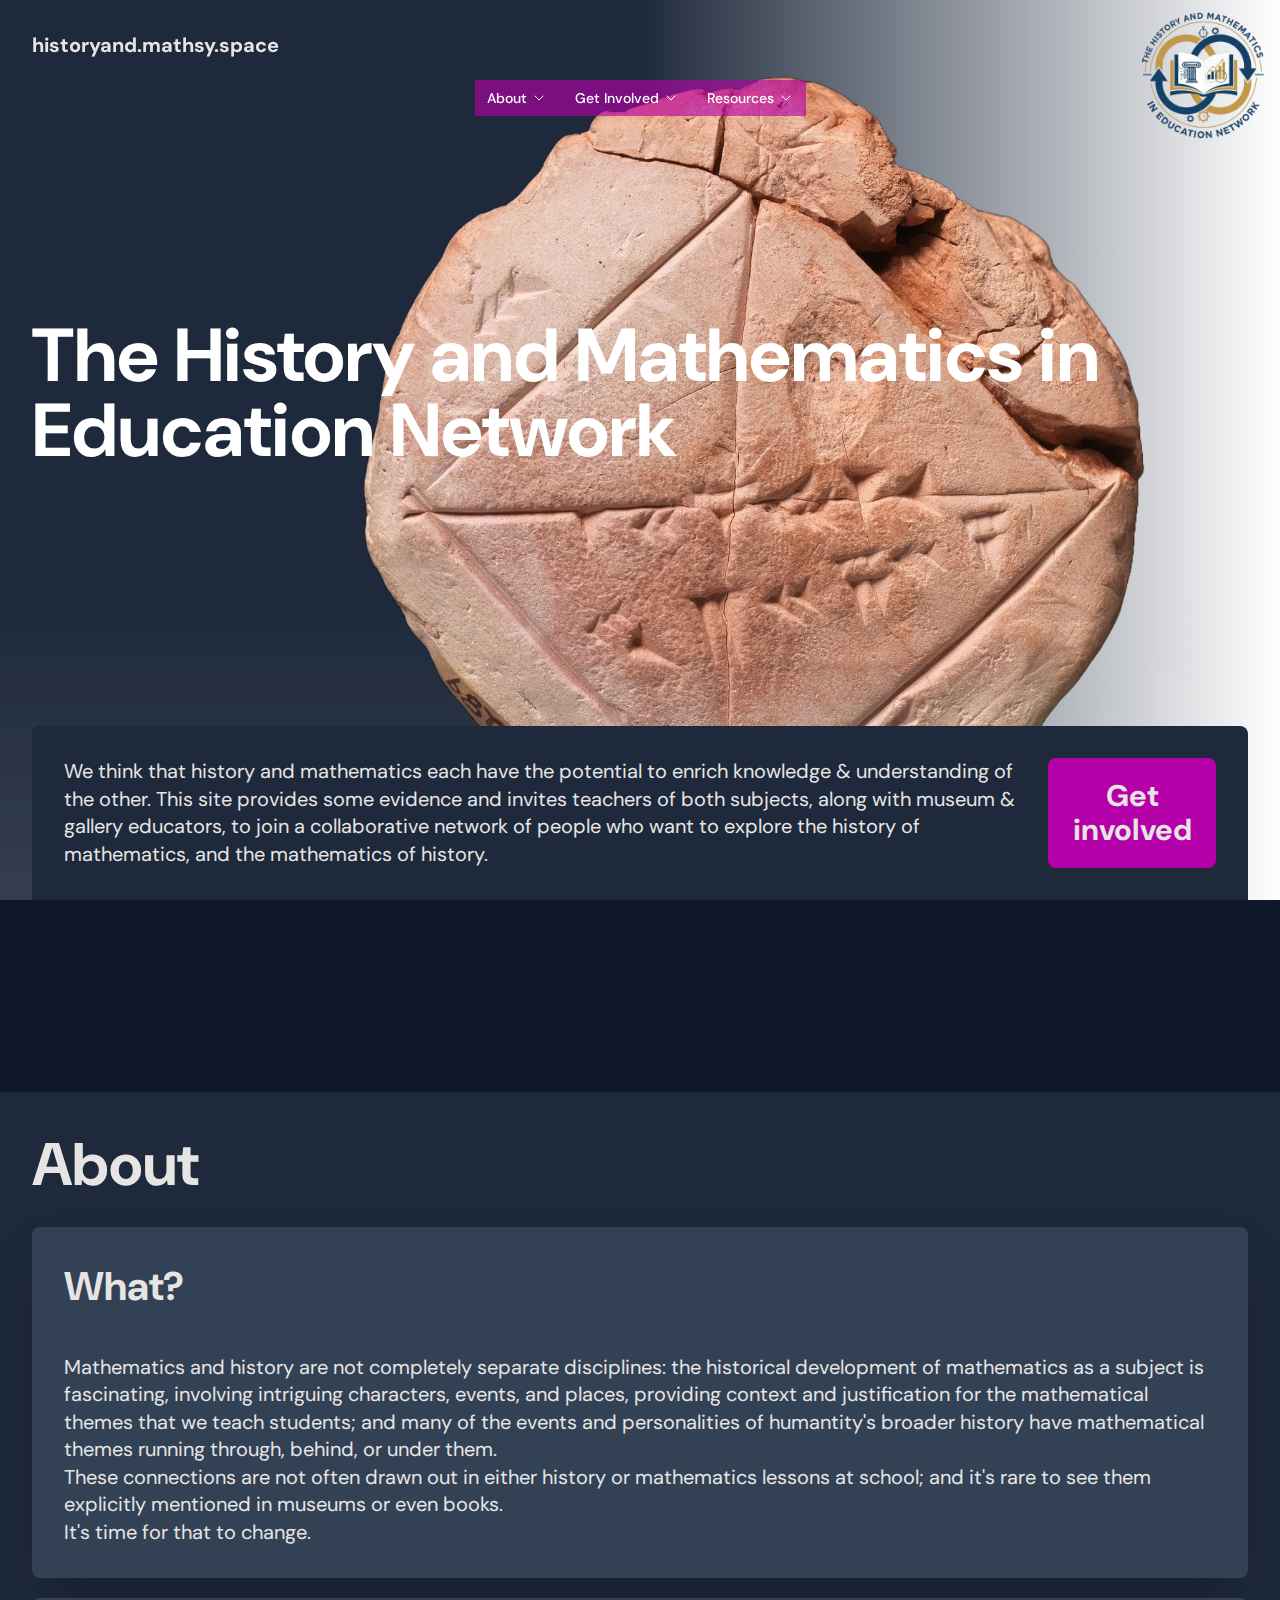
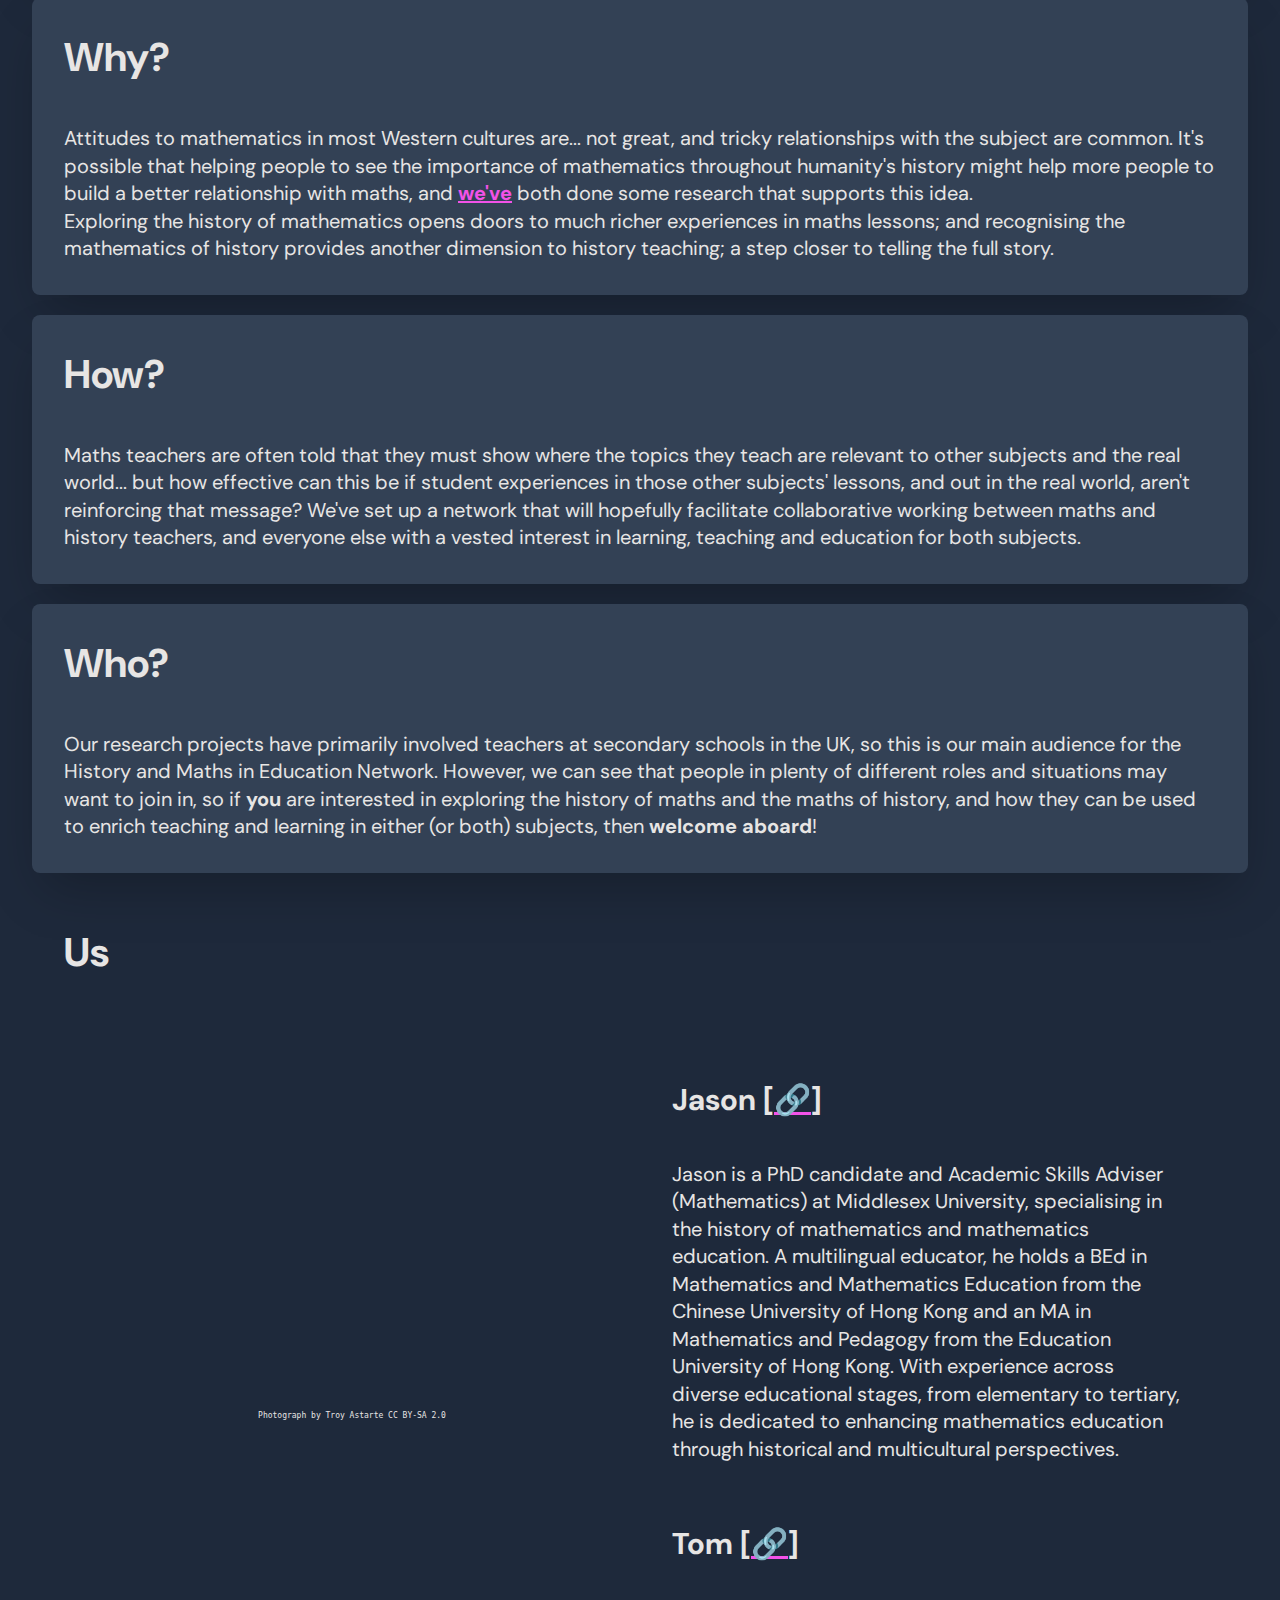
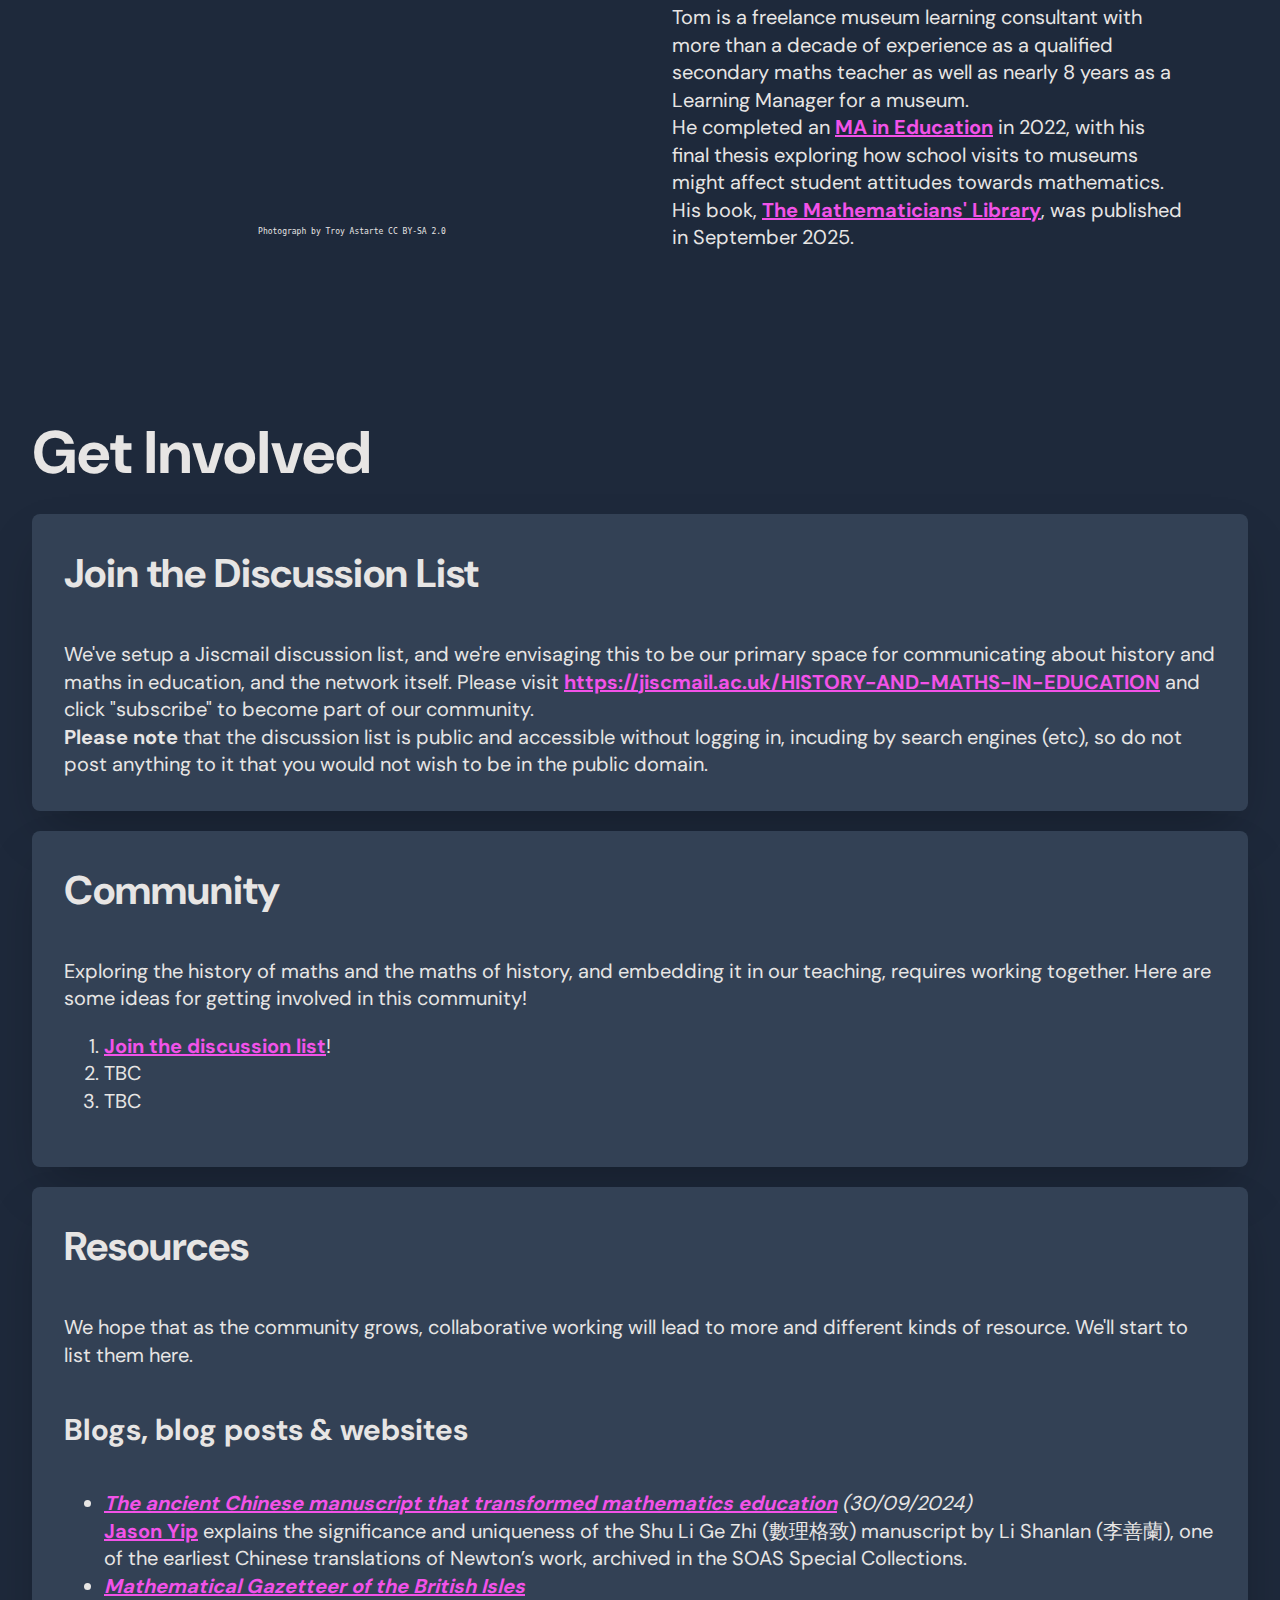
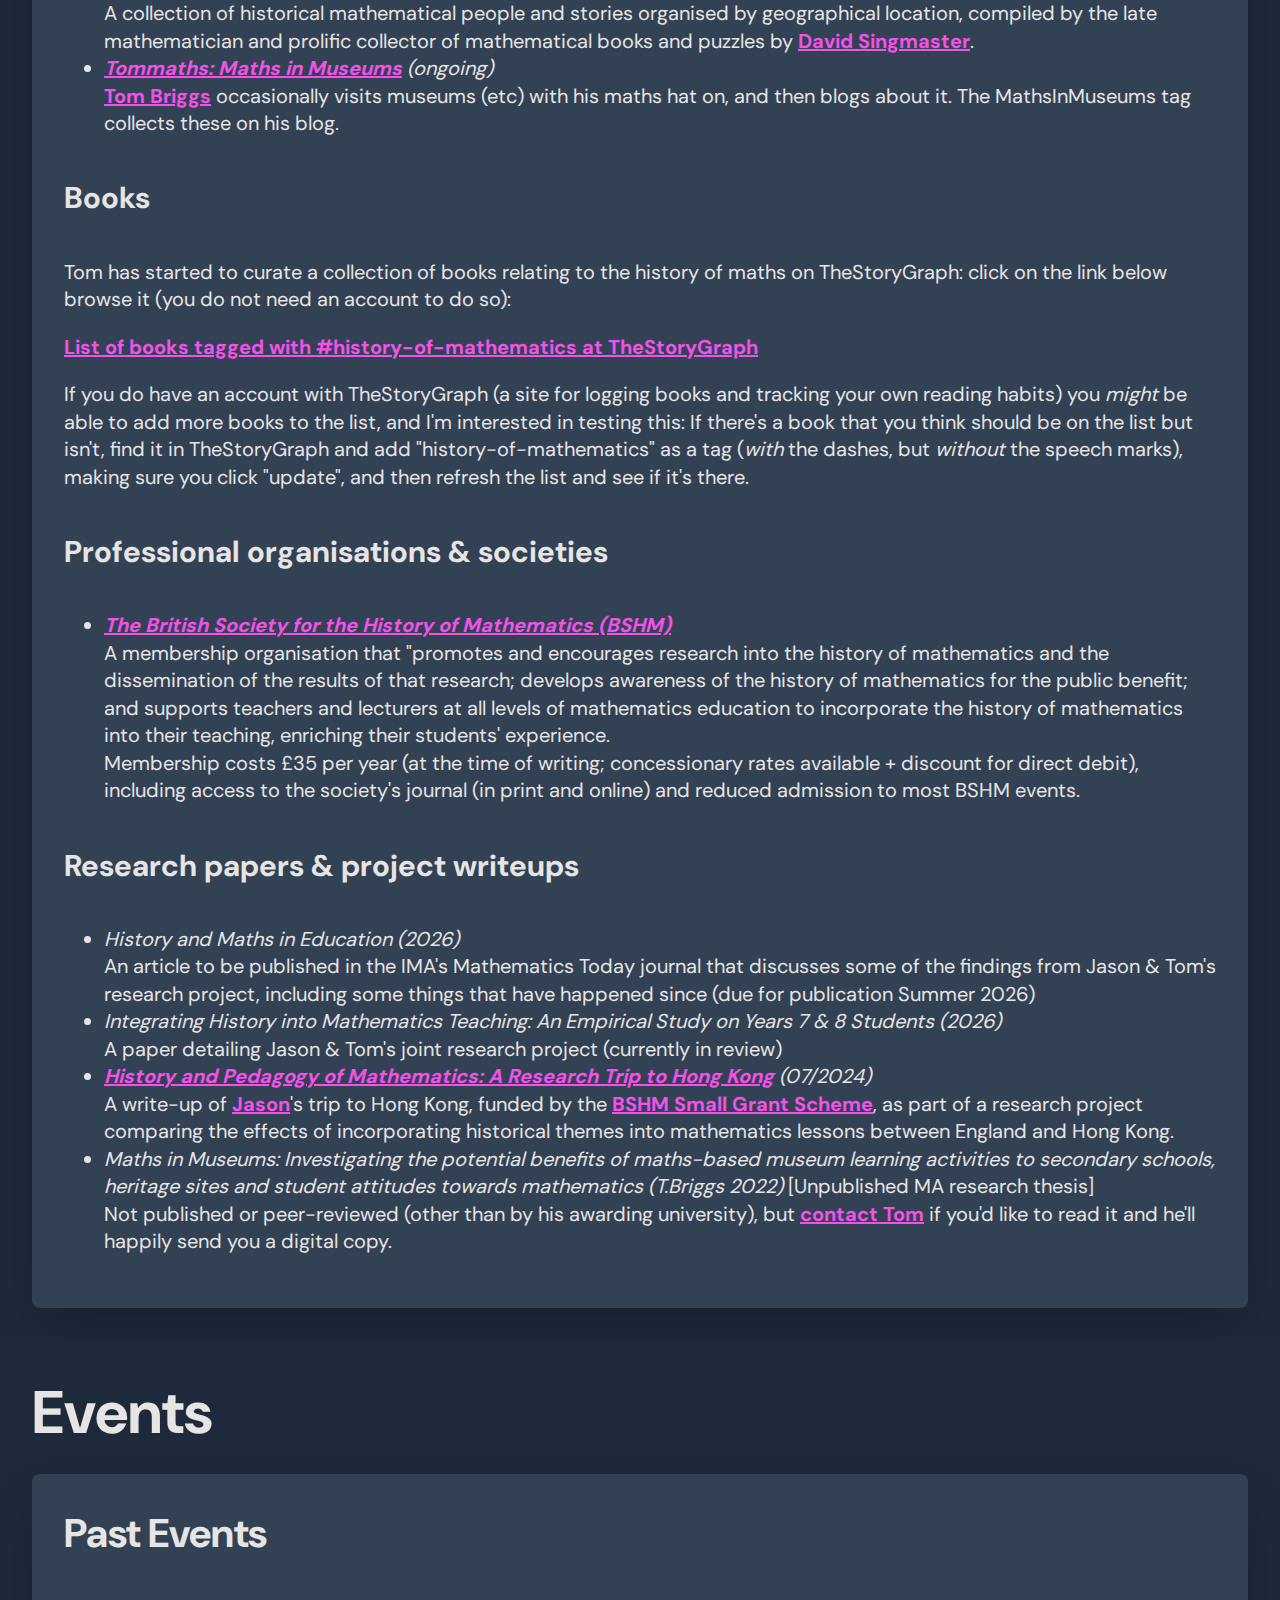
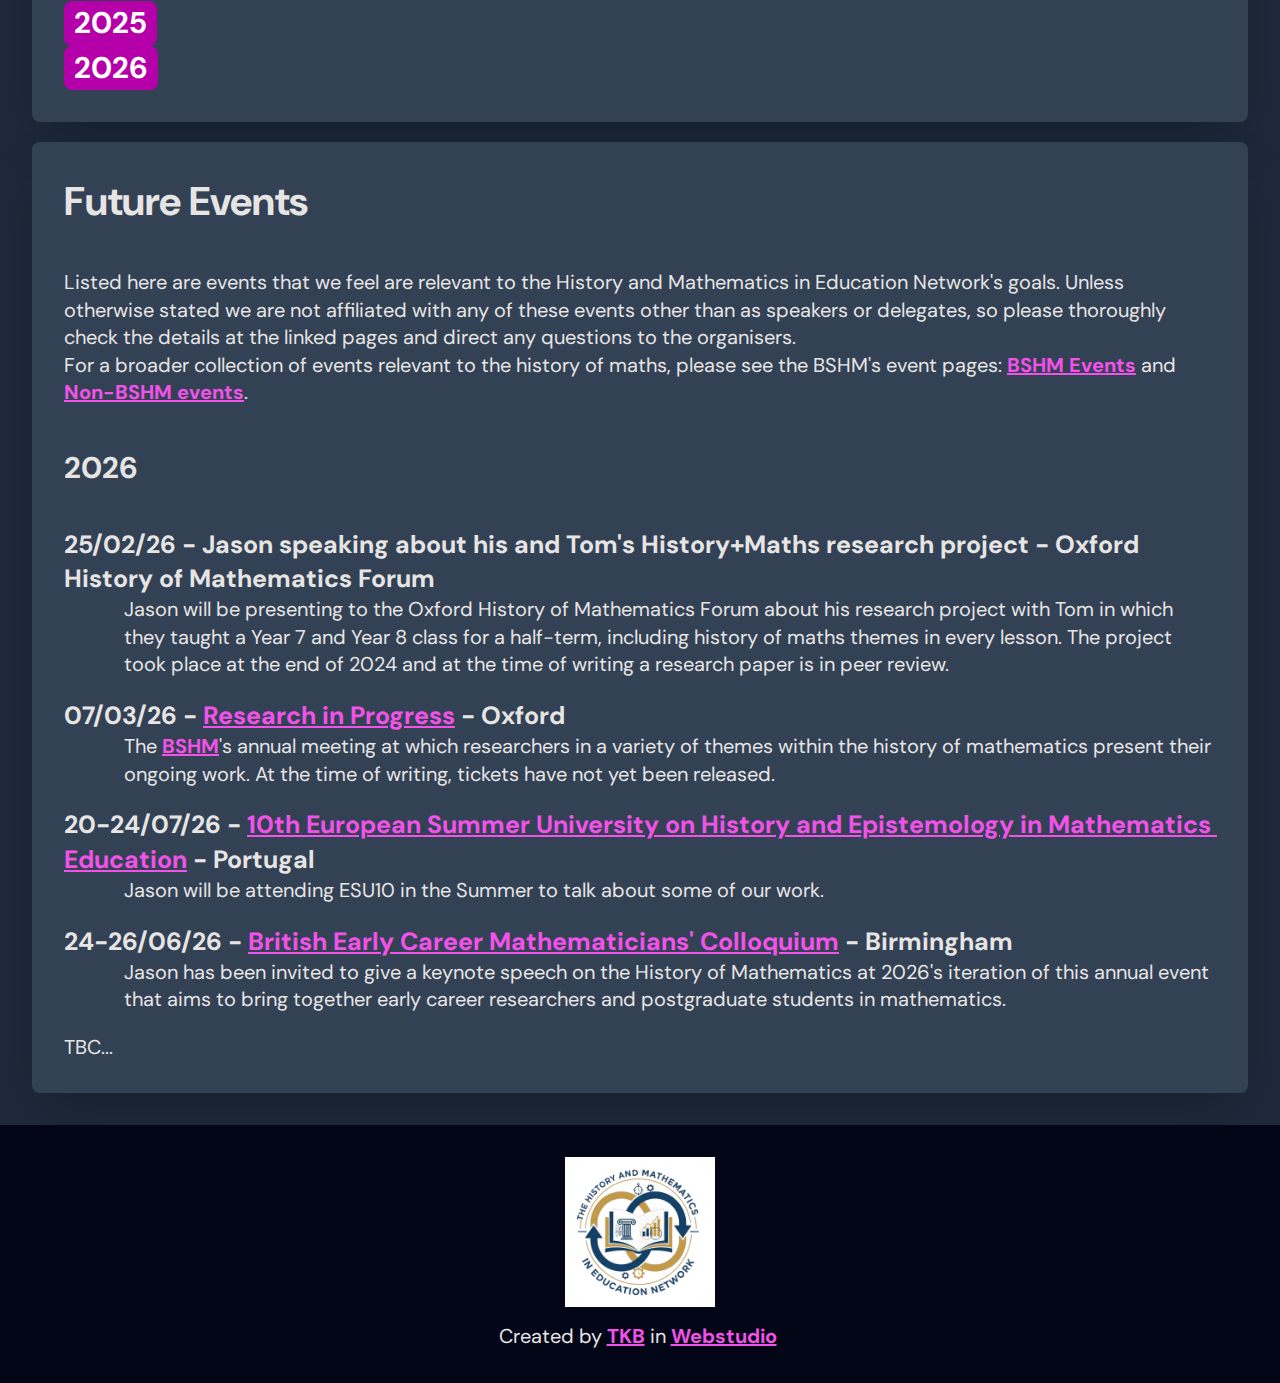
<file: index.html>
<!doctype html>
<html
  lang="en"
  data-ws-project="21701c99-6ba3-4026-b840-7110891d5be7"
  data-ws-last-published="2026-02-23T19:45:31.847Z"
>
  <head>
    <link
      rel="stylesheet"
      type="text/css"
      href="/assets/static/app_generated_index-6937cd5a.DaXK9Lgh.css"
    />
    <meta charset="UTF-8" />
    <meta name="viewport" content="width=device-width,initial-scale=1" />
    <link
      rel="preload"
      as="image"
      imagesrcset="/assets/YBC7289_pScvigchlb9IwhkhksIMp.png 16w, /assets/YBC7289_pScvigchlb9IwhkhksIMp.png 32w, /assets/YBC7289_pScvigchlb9IwhkhksIMp.png 48w, /assets/YBC7289_pScvigchlb9IwhkhksIMp.png 64w, /assets/YBC7289_pScvigchlb9IwhkhksIMp.png 96w, /assets/YBC7289_pScvigchlb9IwhkhksIMp.png 128w, /assets/YBC7289_pScvigchlb9IwhkhksIMp.png 256w, /assets/YBC7289_pScvigchlb9IwhkhksIMp.png 384w, /assets/YBC7289_pScvigchlb9IwhkhksIMp.png 640w, /assets/YBC7289_pScvigchlb9IwhkhksIMp.png 750w, /assets/YBC7289_pScvigchlb9IwhkhksIMp.png 828w, /assets/YBC7289_pScvigchlb9IwhkhksIMp.png 1080w, /assets/YBC7289_pScvigchlb9IwhkhksIMp.png 1200w, /assets/YBC7289_pScvigchlb9IwhkhksIMp.png 1920w, /assets/YBC7289_pScvigchlb9IwhkhksIMp.png 2048w, /assets/YBC7289_pScvigchlb9IwhkhksIMp.png 3840w"
      imagesizes="100vw"
    />
    <link rel="icon" href="/assets/YBC7289_pScvigchlb9IwhkhksIMp.png" />
    <link
      rel="preload"
      href="/assets/DMSans-VariableFont_opsz_wght_024TU8xKTl_JWSQ8iEN-W.ttf"
      as="font"
      crossorigin="anonymous"
    />
    <meta property="og:url" content="https://url/" />
    <meta property="og:title" content="The HaMiEN" />
    <meta property="og:type" content="website" />
    <meta
      property="og:site_name"
      content="The History and Mathematics in Education Network"
    />
    <meta
      name="description"
      content="Join a growing network exploring how historical perspectives can deepen mathematics education, and how mathematical thinking can illuminate historical inquiry. Connect, collaborate, and contribute."
    />
    <meta
      property="og:description"
      content="Join a growing network exploring how historical perspectives can deepen mathematics education, and how mathematical thinking can illuminate historical inquiry. Connect, collaborate, and contribute."
    />
    <meta
      property="og:image"
      content="/assets/HAMiEN-Transparent_oDOjciJYoNMD3lulc6fja.png"
    />
    <meta property="twitter:card" content="summary_large_image" />
    <title>The HaMiEN</title>
    <script type="application/ld+json">
      {
        "@context": "https://schema.org",
        "@type": "WebSite",
        "name": "The History and Mathematics in Education Network"
      }
    </script>
  </head>
  <body class="w-body">
    <div class="w-html-embed">
      <style>
        a {
          color: #f252e8;
          font-weight: bold;
        }
        button {
          background-color: #b500aa;
          border: none;
          color: white;
          padding: 5px 10px;
          text-align: center;
          text-decoration: none;
          display: inline-block;
          font-size: 1.5em;
          font-weight: bold;
          border-radius: 8px;
          a {
            color: #e7e5e4;
            text-decoration: none;
          }
        }
        h2 {
          font-size: 3em;
        }
        h3 {
          font-size: 2em;
        }
        h4 {
          font-size: 1.5em;
        }
        h5 {
          font-size: 1.25em;
        }
      </style>
    </div>
    <div class="w-box c11hxzxw c1qgqhj9 c9tupt1 cbpw6yu c15cozji">
      <div
        class="w-box c1c8jemz c13c1rcz cijb2yq c1t92kx1 cfci7n5 crl6man cwe8ben c9wo6r0 c169sxda cegil12 c3lj6oc"
      >
        <div
          class="w-box c19z14fw c1ykavy9 c1afzyjo c1x8rwk7 c1sswdna c19jrb6o cgcmnqi c1xpgru1"
        >
          <img
            alt=""
            width="150"
            height="150"
            src="/assets/HAMiEN-Transparent_oDOjciJYoNMD3lulc6fja.png"
            class="w-image cyqle8x c1x8rwk7 c1wkp6pt"
            sizes="100vw"
            srcset="
              /assets/HAMiEN-Transparent_oDOjciJYoNMD3lulc6fja.png  16w,
              /assets/HAMiEN-Transparent_oDOjciJYoNMD3lulc6fja.png  32w,
              /assets/HAMiEN-Transparent_oDOjciJYoNMD3lulc6fja.png  48w,
              /assets/HAMiEN-Transparent_oDOjciJYoNMD3lulc6fja.png  64w,
              /assets/HAMiEN-Transparent_oDOjciJYoNMD3lulc6fja.png  96w,
              /assets/HAMiEN-Transparent_oDOjciJYoNMD3lulc6fja.png 128w,
              /assets/HAMiEN-Transparent_oDOjciJYoNMD3lulc6fja.png 256w,
              /assets/HAMiEN-Transparent_oDOjciJYoNMD3lulc6fja.png 384w
            "
            decoding="async"
            loading="lazy"
          /><img
            alt="Hero Image"
            width="1173"
            height="1129"
            src="/assets/YBC7289_pScvigchlb9IwhkhksIMp.png"
            class="w-image c864stt crrvvdb cfneo0d csp2qzy cnwhrjb cbvy1s czrghi7 c177z8tr cqsy44e csudadn c16oazkr c1p9ojfn ccf076s cv7l7n7 c18vmblu c13wipw"
            sizes="100vw"
            srcset="
              /assets/YBC7289_pScvigchlb9IwhkhksIMp.png   16w,
              /assets/YBC7289_pScvigchlb9IwhkhksIMp.png   32w,
              /assets/YBC7289_pScvigchlb9IwhkhksIMp.png   48w,
              /assets/YBC7289_pScvigchlb9IwhkhksIMp.png   64w,
              /assets/YBC7289_pScvigchlb9IwhkhksIMp.png   96w,
              /assets/YBC7289_pScvigchlb9IwhkhksIMp.png  128w,
              /assets/YBC7289_pScvigchlb9IwhkhksIMp.png  256w,
              /assets/YBC7289_pScvigchlb9IwhkhksIMp.png  384w,
              /assets/YBC7289_pScvigchlb9IwhkhksIMp.png  640w,
              /assets/YBC7289_pScvigchlb9IwhkhksIMp.png  750w,
              /assets/YBC7289_pScvigchlb9IwhkhksIMp.png  828w,
              /assets/YBC7289_pScvigchlb9IwhkhksIMp.png 1080w,
              /assets/YBC7289_pScvigchlb9IwhkhksIMp.png 1200w,
              /assets/YBC7289_pScvigchlb9IwhkhksIMp.png 1920w,
              /assets/YBC7289_pScvigchlb9IwhkhksIMp.png 2048w,
              /assets/YBC7289_pScvigchlb9IwhkhksIMp.png 3840w
            "
            decoding="async"
            loading="eager"
          />
        </div>
        <div
          class="w-box c19z14fw c1ykavy9 c1afzyjo c5efymf cq2oii6 cejlizh c5907qc ccctj0j c1y4gjg0 c1h5efyf coyp8mn c15lygjs c1f897rp ccldg0d c1khtt2p c1hvqd8j c1rdh74g cnd45u6 c3ecpd8 c1jpfbd4 c122gbsm c1t47eex cy687ze c4f875n"
        ></div>
        <div
          class="w-box cyqle8x c5efymf c1x8rwk7 c1afzyjo c1wri8ne cejlizh c5907qc ccctj0j cdcbqad c1h5efyf coyp8mn c15lygjs ctkhmi4 ccldg0d"
        ></div>
        <a
          href="https://historyand.mathsy.space/"
          class="w-link c19eb01u cqqbnux c1qgqhj9 c864stt c1jv4rw7 c1q4qaxe c64jue3"
          ><span class="w-element">historyand.mathsy.space</span></a
        >
        <nav
          aria-label="Main"
          data-orientation="horizontal"
          dir="ltr"
          class="w-navigation-menu c19z14fw c13veagc c1guh0f7 c1w8xu1a"
        >
          <div style="position: relative">
            <ul
              data-orientation="horizontal"
              class="w-menu-list c11hkqu3 c1k5xrhi c1earkax c1pfn1a1 c1c8jemz c7x3k4p crym241 c1m4xek csz5k0d cwe8ben c1gfldl c907s1f c1o9xod8 c8xl1mn cp9hjd4 c644455 cddjwia cl8vgnw c3k0t2h c1brsi8a c1n68ys7 c17l4p4s"
              dir="ltr"
            >
              <li data-ws-index="0" class="w-menu-item">
                <button
                  type="submit"
                  class="w-button cztsp8m cwe8ben c1gfldl cxcaddt csl90q0 c1rmvnkk c1tgkfl0 csq1ft1 c1cxw4op cgs0l91 c10f0p4t c1837j95 cb1z2na c1u7pnj7 cxrls5u c1k2g03l c1u6wnxq c1oov28v c1cc90tq cs6qmqu c671vlt c1qkiczx c1df8957 c1fn2hvc c1rd4rg5 c1auh56w"
                  id="radix-:R2j6:-trigger-0"
                  data-state="closed"
                  aria-expanded="false"
                  aria-controls="radix-:R2j6:-content-0"
                  data-radix-collection-item=""
                >
                  <div class="w-text">About</div>
                  <div
                    class="w-box c10pe1yv c5r4jsb c1k6g2u9 czsxqbg c14pf4we c1o218ir c1zza81 cq5ng8q cqc3pke c13ngod3"
                  >
                    <div class="w-html-embed">
                      <svg
                        xmlns="http://www.w3.org/2000/svg"
                        fill="none"
                        viewBox="0 0 16 16"
                        width="100%"
                        height="100%"
                        style="display: block"
                      >
                        <path
                          stroke="currentColor"
                          stroke-linecap="round"
                          stroke-linejoin="round"
                          d="m4 6 4 4 4-4"
                        />
                      </svg>
                    </div>
                  </div>
                </button>
              </li>
              <li data-ws-index="1" class="w-menu-item">
                <button
                  type="submit"
                  class="w-button cztsp8m cwe8ben c1gfldl cxcaddt csl90q0 c1rmvnkk c1tgkfl0 csq1ft1 c1cxw4op cgs0l91 c10f0p4t c1837j95 cb1z2na c1u7pnj7 cxrls5u c1k2g03l c1u6wnxq c1oov28v c1cc90tq cs6qmqu c671vlt c1qkiczx c1df8957 c1fn2hvc c1rd4rg5 c1auh56w"
                  id="radix-:R2j6:-trigger-1"
                  data-state="closed"
                  aria-expanded="false"
                  aria-controls="radix-:R2j6:-content-1"
                  data-radix-collection-item=""
                >
                  <div class="w-text">Get Involved</div>
                  <div
                    class="w-box c10pe1yv c5r4jsb c1k6g2u9 czsxqbg c14pf4we c1o218ir c1zza81 cq5ng8q cqc3pke c13ngod3"
                  >
                    <div class="w-html-embed">
                      <svg
                        xmlns="http://www.w3.org/2000/svg"
                        fill="none"
                        viewBox="0 0 16 16"
                        width="100%"
                        height="100%"
                        style="display: block"
                      >
                        <path
                          stroke="currentColor"
                          stroke-linecap="round"
                          stroke-linejoin="round"
                          d="m4 6 4 4 4-4"
                        />
                      </svg>
                    </div>
                  </div>
                </button>
              </li>
              <li data-ws-index="2" class="w-menu-item">
                <button
                  type="submit"
                  class="w-button cztsp8m cwe8ben c1gfldl cxcaddt csl90q0 c1rmvnkk c1tgkfl0 csq1ft1 c1cxw4op cgs0l91 c10f0p4t c1837j95 cb1z2na c1u7pnj7 cxrls5u c1k2g03l c1u6wnxq c1oov28v c1cc90tq cs6qmqu c671vlt c1qkiczx c1df8957 c1fn2hvc c1rd4rg5 c1auh56w"
                  id="radix-:R2j6:-trigger-2"
                  data-state="closed"
                  aria-expanded="false"
                  aria-controls="radix-:R2j6:-content-2"
                  data-radix-collection-item=""
                >
                  <div class="w-text">Resources</div>
                  <div
                    class="w-box c10pe1yv c5r4jsb c1k6g2u9 czsxqbg c14pf4we c1o218ir c1zza81 cq5ng8q cqc3pke c13ngod3"
                  >
                    <div class="w-html-embed">
                      <svg
                        xmlns="http://www.w3.org/2000/svg"
                        fill="none"
                        viewBox="0 0 16 16"
                        width="100%"
                        height="100%"
                        style="display: block"
                      >
                        <path
                          stroke="currentColor"
                          stroke-linecap="round"
                          stroke-linejoin="round"
                          d="m4 6 4 4 4-4"
                        />
                      </svg>
                    </div>
                  </div>
                </button>
              </li>
            </ul>
          </div>
          <div class="w-box cyqle8x c1jov44x c7iykfg c1c8jemz c1gfldl"></div>
        </nav>
        <div
          class="w-box c1c8jemz c13c1rcz c3pil9t c1sw5vaj cqqbnux c5883k2 c17y9rm9 c864stt c1jv4rw7 c1ilkjht c1q4qaxe c64jue3"
        >
          <h1 class="w-heading c2edgyb cgtnr6p c1js0rsg cg86m9t c1qs7zuc">
            The History and Mathematics in Education Network
          </h1>
        </div>
        <div
          class="w-box c1c8jemz c13c1rcz ceuaz0k cqqbnux c864stt c1jv4rw7 c4jp1ht c10pn7w3 c1gow6qs ccdmp9m c14mrchu ceshu9l cjqgpbh cu5eng2 cxnidoj crbrvla"
        >
          <div class="w-box c1c8jemz cijb2yq c1t92kx1 c1sig0cj">
            <span class="w-text c864stt crrvvdb"
              >We think that history and mathematics each have the potential to
              enrich knowledge &amp; understanding of the other. This site
              provides some evidence and invites teachers of both subjects,
              along with museum &amp; gallery educators, to join a collaborative
              network of people who want to explore the history of mathematics,
              and the mathematics of history.</span
            ><button class="w-element">
              <a href="#GetInvolved" class="w-element">Get involved</a>
            </button>
          </div>
        </div>
      </div>
      <div class="w-box cqqbnux clxzb2o">
        <div
          class="w-box cyqle8x c5efymf c1x8rwk7 c1ykavy9 c1afzyjo c68aw1z clxzb2o"
        ></div>
        <div class="w-box c1r8ilwd c55zyem c9wdc4s cqqbnux coaxbf5">
          <div
            class="w-box c1c8jemz c13c1rcz c9wo6r0 c169sxda c15grmru c144xz9t c1aehv93 c1ibyvfl"
          ></div>
          <div class="w-box ceuaz0k cqqbnux">
            <div
              class="w-box c55zyem c9wdc4s c1r8ilwd c1c8jemz c13c1rcz c15grmru c144xz9t ccdmp9m cegil12 c3lj6oc"
            >
              <h2
                data-ws-tag="h2"
                id="About"
                class="w-heading c1mgpq5k ci1d6oe c15p87p"
              >
                About
              </h2>
              <div
                class="w-box cahi2gq c1m3xgfp c14losoq c13c1rcz cijb2yq c1t92kx1 c4jp1ht c10pn7w3 c12brv0j c2y346e ccdmp9m c14mrchu ceshu9l cjqgpbh cu5eng2"
              >
                <h3 id="What" class="w-element c1rat1a6 c1mgpq5k c1cqcicd">
                  What?
                </h3>
                <span class="w-text c1rat1a6 c12wvsak c1vkuqfl c15e96u4"
                  >Mathematics and history are not completely separate
                  disciplines: the historical development of mathematics as a
                  subject is fascinating, involving intriguing characters,
                  events, and places, providing context and justification for
                  the mathematical themes that we teach students; and many of
                  the events and personalities of humantity&#x27;s broader
                  history have mathematical themes running through, behind, or
                  under them.<br />These connections are not often drawn out in
                  either history or mathematics lessons at school; and it&#x27;s
                  rare to see them explicitly mentioned in museums or even
                  books.<br />It&#x27;s time for that to change.</span
                >
              </div>
              <div
                class="w-box cahi2gq c1m3xgfp c14losoq c13c1rcz cijb2yq c1t92kx1 c4jp1ht c10pn7w3 c12brv0j c2y346e ccdmp9m c14mrchu ceshu9l cjqgpbh cu5eng2"
              >
                <h3 id="Why" class="w-element c1rat1a6 c1mgpq5k c1cqcicd">
                  Why?
                </h3>
                <span class="w-text c1rat1a6 c12wvsak c1vkuqfl c15e96u4"
                  >Attitudes to mathematics in most Western cultures are... not
                  great, and tricky relationships with the subject are common.
                  It&#x27;s possible that helping people to see the importance
                  of mathematics throughout humanity&#x27;s history might help
                  more people to build a better relationship with maths, and
                  <a href="#Us" class="w-element">we&#x27;ve</a> both done some
                  research that supports this idea.<br />Exploring the history
                  of mathematics opens doors to much richer experiences in maths
                  lessons; and recognising the mathematics of history provides
                  another dimension to history teaching; a step closer to
                  telling the full story.</span
                >
              </div>
              <div
                class="w-box cahi2gq c1m3xgfp c14losoq c13c1rcz cijb2yq c1t92kx1 c4jp1ht c10pn7w3 c12brv0j c2y346e ccdmp9m c14mrchu ceshu9l cjqgpbh cu5eng2"
              >
                <h3 id="How" class="w-element c1rat1a6 c1mgpq5k c1cqcicd">
                  How?
                </h3>
                <span class="w-text c1rat1a6 c12wvsak c1vkuqfl c15e96u4"
                  >Maths teachers are often told that they must show where the
                  topics they teach are relevant to other subjects and the real
                  world... but how effective can this be if student experiences
                  in those other subjects&#x27; lessons, and out in the real
                  world, aren&#x27;t reinforcing that message? We&#x27;ve set up
                  a network that will hopefully facilitate collaborative working
                  between maths and history teachers, and everyone else with a
                  vested interest in learning, teaching and education for both
                  subjects.</span
                >
              </div>
              <div
                class="w-box cahi2gq c1m3xgfp c14losoq c13c1rcz cijb2yq c1t92kx1 c4jp1ht c10pn7w3 c12brv0j c2y346e ccdmp9m c14mrchu ceshu9l cjqgpbh cu5eng2"
              >
                <h3 id="Who" class="w-element c1rat1a6 c1mgpq5k c1cqcicd">
                  Who?
                </h3>
                <span class="w-text c1rat1a6 c12wvsak c1vkuqfl c15e96u4"
                  ><span class="w-element"
                    >Our research projects have primarily involved teachers at
                    secondary schools in the UK, so this is our main audience
                    for the History and Maths in Education Network. However, we
                    can see that people in plenty of different roles and
                    situations may want to join in, so if
                    <b class="w-element">you</b> are interested in exploring the
                    history of maths and the maths of history, and how they can
                    be used to enrich teaching and learning in either (or both)
                    subjects, then
                    <b class="w-element">welcome aboard</b>!</span
                  ></span
                >
              </div>
              <div
                class="w-box c1c8jemz c13c1rcz c9wo6r0 c169sxda c15grmru c144xz9t crl6man c1ibyvfl"
              >
                <h3 id="Us" class="w-element c1mgpq5k">Us</h3>
                <div class="w-box c1c8jemz cwe8ben c1sig0cj c197ny5i cawp2kf">
                  <div
                    class="w-box c864stt crrvvdb c4jp1ht c10pn7w3 c12brv0j c2y346e czrghi7 c177z8tr cr73itr c1p9ojfn"
                  >
                    <img
                      alt="Jason, in a black jacket and white turtleneck sweater smiles warmly at the camera."
                      width="1623"
                      height="1623"
                      src="/assets/JasonBSHM_Jrt-jBeCmyQCW-s29luyb.jpg"
                      class="w-image c864stt crrvvdb cfneo0d csp2qzy cnwhrjb cbvy1s czrghi7 c177z8tr cqsy44e ctbi92i csudadn c16oazkr c1bhd2v7 ccf076s cv7l7n7 c18vmblu c13wipw"
                      sizes="100vw"
                      srcset="
                        /assets/JasonBSHM_Jrt-jBeCmyQCW-s29luyb.jpg   16w,
                        /assets/JasonBSHM_Jrt-jBeCmyQCW-s29luyb.jpg   32w,
                        /assets/JasonBSHM_Jrt-jBeCmyQCW-s29luyb.jpg   48w,
                        /assets/JasonBSHM_Jrt-jBeCmyQCW-s29luyb.jpg   64w,
                        /assets/JasonBSHM_Jrt-jBeCmyQCW-s29luyb.jpg   96w,
                        /assets/JasonBSHM_Jrt-jBeCmyQCW-s29luyb.jpg  128w,
                        /assets/JasonBSHM_Jrt-jBeCmyQCW-s29luyb.jpg  256w,
                        /assets/JasonBSHM_Jrt-jBeCmyQCW-s29luyb.jpg  384w,
                        /assets/JasonBSHM_Jrt-jBeCmyQCW-s29luyb.jpg  640w,
                        /assets/JasonBSHM_Jrt-jBeCmyQCW-s29luyb.jpg  750w,
                        /assets/JasonBSHM_Jrt-jBeCmyQCW-s29luyb.jpg  828w,
                        /assets/JasonBSHM_Jrt-jBeCmyQCW-s29luyb.jpg 1080w,
                        /assets/JasonBSHM_Jrt-jBeCmyQCW-s29luyb.jpg 1200w,
                        /assets/JasonBSHM_Jrt-jBeCmyQCW-s29luyb.jpg 1920w,
                        /assets/JasonBSHM_Jrt-jBeCmyQCW-s29luyb.jpg 2048w,
                        /assets/JasonBSHM_Jrt-jBeCmyQCW-s29luyb.jpg 3840w
                      "
                      decoding="async"
                      loading="lazy"
                    />
                    <p
                      class="w-element c1f4iijr c1lwvz1s c101witp ctbi92i c1mgpq5k"
                    >
                      Photograph by Troy Astarte CC BY-SA 2.0
                    </p>
                  </div>
                  <div
                    id=""
                    class="w-box c864stt crrvvdb c1c8jemz c13c1rcz cgskxtz c60gkp5"
                  >
                    <h4
                      data-ws-tag="h4"
                      id="Jason"
                      class="w-heading cw99ja1 c12wvsak c1vkuqfl c15e96u4"
                    >
                      Jason [<a
                        href="https://www.linkedin.com/in/jason-yip-a7ab031a7/"
                        target="_blank"
                        class="w-element"
                        >🔗</a
                      >]
                    </h4>
                    <span class="w-text cw99ja1 c12wvsak c1vkuqfl c15e96u4"
                      >Jason is a PhD candidate and Academic Skills Adviser
                      (Mathematics) at Middlesex University, specialising in the
                      history of mathematics and mathematics education. A
                      multilingual educator, he holds a BEd in Mathematics and
                      Mathematics Education from the Chinese University of Hong
                      Kong and an MA in Mathematics and Pedagogy from the
                      Education University of Hong Kong. With experience across
                      diverse educational stages, from elementary to tertiary,
                      he is dedicated to enhancing mathematics education through
                      historical and multicultural perspectives.</span
                    >
                  </div>
                </div>
                <div
                  class="w-box c1c8jemz cwe8ben clne366 c1sig0cj c197ny5i cawp2kf"
                >
                  <div
                    class="w-box c864stt crrvvdb czrghi7 c177z8tr c4jp1ht c10pn7w3 c12brv0j c2y346e c1p9ojfn"
                  >
                    <img
                      alt="Tom, with shaggy brown hair, round glasses, and short beard, laughs at something off-camera."
                      width="1623"
                      height="1623"
                      src="/assets/TomBSHM_m9BNj3wnlNM9HWqQeIn1u.jpg"
                      class="w-image c864stt crrvvdb cfneo0d csp2qzy cnwhrjb cbvy1s czrghi7 c177z8tr cqsy44e ctbi92i csudadn c16oazkr c1bhd2v7 ccf076s cv7l7n7 c18vmblu c13wipw"
                      sizes="100vw"
                      srcset="
                        /assets/TomBSHM_m9BNj3wnlNM9HWqQeIn1u.jpg   16w,
                        /assets/TomBSHM_m9BNj3wnlNM9HWqQeIn1u.jpg   32w,
                        /assets/TomBSHM_m9BNj3wnlNM9HWqQeIn1u.jpg   48w,
                        /assets/TomBSHM_m9BNj3wnlNM9HWqQeIn1u.jpg   64w,
                        /assets/TomBSHM_m9BNj3wnlNM9HWqQeIn1u.jpg   96w,
                        /assets/TomBSHM_m9BNj3wnlNM9HWqQeIn1u.jpg  128w,
                        /assets/TomBSHM_m9BNj3wnlNM9HWqQeIn1u.jpg  256w,
                        /assets/TomBSHM_m9BNj3wnlNM9HWqQeIn1u.jpg  384w,
                        /assets/TomBSHM_m9BNj3wnlNM9HWqQeIn1u.jpg  640w,
                        /assets/TomBSHM_m9BNj3wnlNM9HWqQeIn1u.jpg  750w,
                        /assets/TomBSHM_m9BNj3wnlNM9HWqQeIn1u.jpg  828w,
                        /assets/TomBSHM_m9BNj3wnlNM9HWqQeIn1u.jpg 1080w,
                        /assets/TomBSHM_m9BNj3wnlNM9HWqQeIn1u.jpg 1200w,
                        /assets/TomBSHM_m9BNj3wnlNM9HWqQeIn1u.jpg 1920w,
                        /assets/TomBSHM_m9BNj3wnlNM9HWqQeIn1u.jpg 2048w,
                        /assets/TomBSHM_m9BNj3wnlNM9HWqQeIn1u.jpg 3840w
                      "
                      decoding="async"
                      loading="lazy"
                    />
                    <p
                      class="w-element c1f4iijr c1lwvz1s c101witp ctbi92i c1mgpq5k"
                    >
                      Photograph by Troy Astarte CC BY-SA 2.0
                    </p>
                  </div>
                  <div
                    class="w-box c864stt crrvvdb c1c8jemz c13c1rcz cgskxtz c60gkp5 c1upvl0y"
                  >
                    <h4
                      data-ws-tag="h4"
                      id="Tom"
                      class="w-heading cw99ja1 c12wvsak c1vkuqfl c15e96u4"
                    >
                      <b class="w-element">Tom</b> [<a
                        href="https://teakayb.mathsy.space/"
                        target="_blank"
                        class="w-element"
                        >🔗</a
                      >]
                    </h4>
                    <span class="w-text cw99ja1 c12wvsak c1vkuqfl c15e96u4"
                      >Tom is a freelance museum learning consultant with more
                      than a decade of experience as a qualified secondary maths
                      teacher as well as nearly 8 years as a Learning Manager
                      for a museum.<br />He completed an
                      <a
                        href="https://tkbriggs.co.uk/about/qualificationsandexperience/#:~:text=achieved%20so%20far%3A-,2022%3A%20MA%20Education,-With%20Distinction%2C%20University"
                        target="_blank"
                        class="w-element"
                        >MA in Education</a
                      >
                      in 2022, with his final thesis exploring how school visits
                      to museums might affect student attitudes towards
                      mathematics.<br />His book,
                      <a
                        href="https://tkbriggs.co.uk/other-projects/publications/the-mathematicians-library/"
                        target="_blank"
                        class="w-element"
                        >The Mathematicians&#x27; Library</a
                      >, was published in September 2025.<br
                    /></span>
                  </div>
                </div>
              </div>
            </div>
          </div>
        </div>
      </div>
      <div class="w-box ceuaz0k cqqbnux">
        <div
          class="w-box c55zyem c9wdc4s c1r8ilwd c1c8jemz c13c1rcz c15grmru c144xz9t ccdmp9m cegil12 c3lj6oc"
        >
          <h2
            data-ws-tag="h2"
            id="GetInvolved"
            class="w-heading c1mgpq5k ci1d6oe"
          >
            Get Involved
          </h2>
          <div
            class="w-box cahi2gq c1m3xgfp c14losoq c13c1rcz cijb2yq c1t92kx1 c4jp1ht c10pn7w3 c12brv0j c2y346e ccdmp9m c14mrchu ceshu9l cjqgpbh cu5eng2"
          >
            <h3
              id="JoinTheDiscussionList"
              class="w-element c1rat1a6 c1mgpq5k c1cqcicd"
            >
              Join the Discussion List
            </h3>
            <span class="w-text c1rat1a6 c12wvsak c1vkuqfl c15e96u4"
              >We&#x27;ve setup a Jiscmail discussion list, and we&#x27;re
              envisaging this to be our primary space for communicating about
              history and maths in education, and the network itself. Please
              visit
              <a
                href="https://jiscmail.ac.uk/HISTORY-AND-MATHS-IN-EDUCATION"
                target="_blank"
                class="w-element"
                >https://jiscmail.ac.uk/HISTORY-AND-MATHS-IN-EDUCATION</a
              >
              and click &quot;subscribe&quot; to become part of our
              community.<br /><b class="w-element">Please note</b> that the
              discussion list is public and accessible without logging in,
              incuding by search engines (etc), so do not post anything to it
              that you would not wish to be in the public domain.</span
            >
          </div>
          <div
            class="w-box cahi2gq c1m3xgfp c14losoq c13c1rcz cijb2yq c1t92kx1 c4jp1ht c10pn7w3 c12brv0j c2y346e ccdmp9m c14mrchu ceshu9l cjqgpbh cu5eng2"
          >
            <h3 id="Community" class="w-element c1rat1a6 c1mgpq5k c1cqcicd">
              Community
            </h3>
            <span class="w-text c1rat1a6 c12wvsak c1vkuqfl c15e96u4"
              >Exploring the history of maths and the maths of history, and
              embedding it in our teaching, requires working together. Here are
              some ideas for getting involved in this community!<br
            /></span>
            <ol class="w-element">
              <li class="w-element">
                <a
                  href="#JoinTheDiscussionList"
                  target="_self"
                  class="w-element"
                  >Join the discussion list</a
                >!
              </li>
              <li class="w-element">TBC</li>
              <li class="w-element">TBC</li>
            </ol>
          </div>
          <div
            class="w-box cahi2gq c1m3xgfp c14losoq c13c1rcz cijb2yq c1t92kx1 c4jp1ht c10pn7w3 c12brv0j c2y346e ccdmp9m c14mrchu ceshu9l cjqgpbh cu5eng2"
          >
            <h3 id="Resources" class="w-element c1rat1a6 c1mgpq5k c1cqcicd">
              Resources
            </h3>
            <span class="w-text c1rat1a6 c12wvsak c1vkuqfl c15e96u4"
              >We hope that as the community grows, collaborative working will
              lead to more and different kinds of resource. We&#x27;ll start to
              list them here.</span
            >
            <h4 id="Books" class="w-element">
              Blogs, blog posts &amp; websites
            </h4>
            <ul class="w-element">
              <li class="w-element">
                <a
                  href="https://www.soas.ac.uk/about/blogs/ancient-chinese-manuscript-transformed-mathematics-education"
                  target="_blank"
                  class="w-element"
                  ><i class="w-element"
                    >The ancient Chinese manuscript that transformed mathematics
                    education</i
                  ></a
                ><i class="w-element"> (30/09/2024)</i><br /><a
                  href="#Jason"
                  class="w-element"
                  >Jason Yip</a
                >
                explains the significance and uniqueness of the Shu Li Ge Zhi
                (數理格致) manuscript by Li Shanlan (李善蘭), one of the
                earliest Chinese translations of Newton’s work, archived in the
                SOAS Special Collections.
              </li>
              <li class="w-element">
                <a
                  href="https://mathshistory.st-andrews.ac.uk/Gaz/"
                  target="_blank"
                  class="w-element"
                  ><i class="w-element"
                    >Mathematical Gazetteer of the British Isles</i
                  ></a
                ><br />A collection of historical mathematical people and
                stories organised by geographical location, compiled by the late
                mathematician and prolific collector of mathematical books and
                puzzles by
                <a
                  href="https://en.wikipedia.org/wiki/David_Singmaster"
                  class="w-element"
                  >David Singmaster</a
                >.
              </li>
              <li class="w-element">
                <a
                  href="https://tommaths.blogspot.com/search/label/Maths%20in%20Museums"
                  target="_blank"
                  class="w-element"
                  ><i class="w-element">Tommaths: Maths in Museums</i></a
                ><i class="w-element"> (ongoing)</i><br /><a
                  href="#Tom"
                  class="w-element"
                  >Tom Briggs</a
                >
                occasionally visits museums (etc) with his maths hat on, and
                then blogs about it. The MathsInMuseums tag collects these on
                his blog.
              </li>
            </ul>
            <h4 id="Books" class="w-element">Books</h4>
            <p class="w-element">
              Tom has started to curate a collection of books relating to the
              history of maths on TheStoryGraph: click on the link below browse
              it (you do not need an account to do so):
            </p>
            <p class="w-element">
              <a
                href="https://app.thestorygraph.com/tags/dbfb183f-510b-4c17-8364-cf63bfa8b91e"
                target="_blank"
                class="w-element"
                >List of books tagged with #history-of-mathematics at
                TheStoryGraph</a
              >
            </p>
            <p class="w-element">
              If you do have an account with TheStoryGraph (a site for logging
              books and tracking your own reading habits) you
              <i class="w-element">might</i> be able to add more books to the
              list, and I&#x27;m interested in testing this: If there&#x27;s a
              book that you think should be on the list but isn&#x27;t, find it
              in TheStoryGraph and add &quot;history-of-mathematics&quot; as a
              tag (<i class="w-element">with</i> the dashes, but
              <i class="w-element">without</i> the speech marks), making sure
              you click &quot;update&quot;, and then refresh the list and see if
              it&#x27;s there.
            </p>
            <h4 id="Research" class="w-element">
              Professional organisations &amp; societies
            </h4>
            <ul class="w-element">
              <li id="BSHM" class="w-element">
                <a
                  href="https://www.bshm.ac.uk/"
                  target="_blank"
                  class="w-element"
                  ><i class="w-element"
                    >The British Society for the History of Mathematics
                    (BSHM)</i
                  ></a
                ><br />A membership organisation that &quot;promotes and
                encourages research into the history of mathematics and the
                dissemination of the results of that research; develops
                awareness of the history of mathematics for the public benefit;
                and supports teachers and lecturers at all levels of mathematics
                education to incorporate the history of mathematics into their
                teaching, enriching their students&#x27; experience.<br />Membership
                costs £35 per year (at the time of writing; concessionary rates
                available + discount for direct debit), including access to the
                society&#x27;s journal (in print and online) and reduced
                admission to most BSHM events.
              </li>
            </ul>
            <h4 id="Research" class="w-element">
              Research papers &amp; project writeups
            </h4>
            <ul class="w-element">
              <li class="w-element">
                <i class="w-element">History and Maths in Education (2026)</i>
                <br />An article to be published in the IMA&#x27;s Mathematics
                Today journal that discusses some of the findings from Jason
                &amp; Tom&#x27;s research project, including some things that
                have happened since (due for publication Summer 2026)
              </li>
              <li class="w-element">
                <i class="w-element"
                  >Integrating History into Mathematics Teaching: An Empirical
                  Study on Years 7 &amp; 8 Students (2026)</i
                >
                <br />A paper detailing Jason &amp; Tom&#x27;s joint research
                project (currently in review)
              </li>
              <li class="w-element">
                <a
                  href="https://www.bshm.ac.uk/sites/default/files/bshm_small_grant_report_jason_yip.pdf"
                  target="_blank"
                  class="w-element"
                  ><i class="w-element"
                    >History and Pedagogy of Mathematics: A Research Trip to
                    Hong Kong</i
                  ></a
                ><i class="w-element"> (07/2024)</i><br />A write-up of
                <a href="#Jason" class="w-element">Jason</a>&#x27;s trip to Hong
                Kong, funded by the
                <a
                  href="https://www.bshm.ac.uk/bshm-small-grants-scheme"
                  class="w-element"
                  >BSHM Small Grant Scheme</a
                >, as part of a research project comparing the effects of
                incorporating historical themes into mathematics lessons between
                England and Hong Kong.
              </li>
              <li class="w-element">
                <i class="w-element"
                  >Maths in Museums: Investigating the potential benefits of
                  maths-based museum learning activities to secondary schools,
                  heritage sites and student attitudes towards mathematics</i
                >
                <i class="w-element">(T.Briggs 2022) </i>[Unpublished MA
                research thesis] <br />Not published or peer-reviewed (other
                than by his awarding university), but
                <a
                  href="https://tkbriggs.co.uk/contact/"
                  target="_blank"
                  class="w-element"
                  >contact Tom</a
                >
                if you&#x27;d like to read it and he&#x27;ll happily send you a
                digital copy.
              </li>
            </ul>
          </div>
        </div>
      </div>
      <div class="w-box ceuaz0k cqqbnux">
        <div
          class="w-box c55zyem c9wdc4s c1r8ilwd c1c8jemz c13c1rcz c15grmru c144xz9t ccdmp9m cegil12 c3lj6oc"
        >
          <h2 data-ws-tag="h2" id="Events" class="w-heading c1mgpq5k ci1d6oe">
            Events
          </h2>
          <div
            class="w-box cahi2gq c1m3xgfp c14losoq c13c1rcz cijb2yq c1t92kx1 c4jp1ht c10pn7w3 c12brv0j c2y346e ccdmp9m c14mrchu ceshu9l cjqgpbh cu5eng2"
          >
            <h3 class="w-element c1rat1a6 c1mgpq5k c1cqcicd">Past Events</h3>
            <div data-state="closed" class="w-collapsible">
              <button
                type="button"
                class="w-button"
                aria-controls="radix-:R596:"
                aria-expanded="false"
                data-state="closed"
              >
                2025
              </button>
              <div
                data-state="closed"
                id="radix-:R596:"
                hidden=""
                class="w-collapsible-content"
              ></div>
            </div>
            <div data-state="closed" class="w-collapsible">
              <button
                type="button"
                class="w-button"
                aria-controls="radix-:R796:"
                aria-expanded="false"
                data-state="closed"
              >
                2026
              </button>
              <div
                data-state="closed"
                id="radix-:R796:"
                hidden=""
                class="w-collapsible-content"
              ></div>
            </div>
          </div>
          <div
            class="w-box cahi2gq c1m3xgfp c14losoq c13c1rcz cijb2yq c1t92kx1 c4jp1ht c10pn7w3 c12brv0j c2y346e ccdmp9m c14mrchu ceshu9l cjqgpbh cu5eng2"
          >
            <h3 class="w-element c1rat1a6 c1mgpq5k c1cqcicd">Future Events</h3>
            <p class="w-element">
              Listed here are events that we feel are relevant to the History
              and Mathematics in Education Network&#x27;s goals. Unless
              otherwise stated we are not affiliated with any of these events
              other than as speakers or delegates, so please thoroughly check
              the details at the linked pages and direct any questions to the
              organisers.<br />For a broader collection of events relevant to
              the history of maths, please see the BSHM&#x27;s event pages:
              <a href="https://www.bshm.ac.uk/events" class="w-element"
                >BSHM Events</a
              >
              and
              <a
                href="https://www.bshm.ac.uk/events/non-bshm"
                target="_blank"
                class="w-element"
                >Non-BSHM events</a
              >.
            </p>
            <h4 class="w-element">2026</h4>
            <div class="w-element">
              <h5 class="w-element c1mgpq5k ci1d6oe">
                25/02/26 - Jason speaking about his and Tom&#x27;s History+Maths
                research project - Oxford History of Mathematics Forum
              </h5>
              <p class="w-element c1mgpq5k c1xcafsk">
                Jason will be presenting to the Oxford History of Mathematics
                Forum about his research project with Tom in which they taught a
                Year 7 and Year 8 class for a half-term, including history of
                maths themes in every lesson. The project took place at the end
                of 2024 and at the time of writing a research paper is in peer
                review.
              </p>
            </div>
            <div class="w-element">
              <h5 class="w-element c1mgpq5k ci1d6oe">
                07/03/26 -
                <a
                  href="https://www.bshm.ac.uk/events/research-progress-6"
                  target="_blank"
                  class="w-element"
                  >Research in Progress</a
                >
                - Oxford
              </h5>
              <p class="w-element c1mgpq5k c1xcafsk">
                The <a href="#BSHM" class="w-element">BSHM</a>&#x27;s annual
                meeting at which researchers in a variety of themes within the
                history of mathematics present their ongoing work. At the time
                of writing, tickets have not yet been released.
              </p>
            </div>
            <div class="w-element">
              <h5 class="w-element c1mgpq5k ci1d6oe">
                20-24/07/26 -
                <a
                  href="https://esu10.sciencesconf.org/"
                  target="_blank"
                  class="w-element"
                  >10th European Summer University on History and Epistemology
                  in Mathematics Education</a
                >
                - Portugal
              </h5>
              <p class="w-element c1mgpq5k c1xcafsk">
                Jason will be attending ESU10 in the Summer to talk about some
                of our work.
              </p>
            </div>
            <div class="w-element">
              <h5 class="w-element c1mgpq5k ci1d6oe">
                24-26/06/26 -
                <a href="https://web.mat.bham.ac.uk/BYMC/" class="w-element"
                  >British Early Career Mathematicians&#x27; Colloquium</a
                >
                - Birmingham
              </h5>
              <p class="w-element c1mgpq5k c1xcafsk">
                Jason has been invited to give a keynote speech on the History
                of Mathematics at 2026&#x27;s iteration of this annual event
                that aims to bring together early career researchers and
                postgraduate students in mathematics.
              </p>
            </div>
            <span class="w-text c1rat1a6 c12wvsak c1vkuqfl c15e96u4"
              >TBC...</span
            >
          </div>
        </div>
      </div>
      <div class="w-box cklbjsx cqqbnux">
        <div
          class="w-box c55zyem c9wdc4s c1r8ilwd c1c8jemz c13c1rcz cwe8ben c3pil9t c1sw5vaj ccdmp9m"
        >
          <img
            alt=""
            width="150"
            height="150"
            src="/assets/HAMiEN-Transparent_oDOjciJYoNMD3lulc6fja.png"
            class="w-image c1lty5xk c1trzdee"
            sizes="100vw"
            srcset="
              /assets/HAMiEN-Transparent_oDOjciJYoNMD3lulc6fja.png  16w,
              /assets/HAMiEN-Transparent_oDOjciJYoNMD3lulc6fja.png  32w,
              /assets/HAMiEN-Transparent_oDOjciJYoNMD3lulc6fja.png  48w,
              /assets/HAMiEN-Transparent_oDOjciJYoNMD3lulc6fja.png  64w,
              /assets/HAMiEN-Transparent_oDOjciJYoNMD3lulc6fja.png  96w,
              /assets/HAMiEN-Transparent_oDOjciJYoNMD3lulc6fja.png 128w,
              /assets/HAMiEN-Transparent_oDOjciJYoNMD3lulc6fja.png 256w,
              /assets/HAMiEN-Transparent_oDOjciJYoNMD3lulc6fja.png 384w
            "
            decoding="async"
            loading="lazy"
          />
          <div class="w-text ctbi92i">
            Created by
            <a href="https://tkbriggs.co.uk/" target="_blank" class="w-element"
              >TKB</a
            >
            in <a href="https://webstudio.is/" class="w-element">Webstudio</a>
          </div>
        </div>
      </div>
    </div>
    <script id="vike_pageContext" type="application/json">
      {
        "_urlRewrite": null,
        "pageId": "/pages/index",
        "routeParams": {},
        "data": {
          "url": "https://url/",
          "system": {
            "params": {},
            "search": {},
            "origin": "https://url",
            "pathname": "/"
          },
          "resources": {},
          "pageMeta": {
            "title": "The HaMiEN",
            "description": "Join a growing network exploring how historical perspectives can deepen mathematics education, and how mathematical thinking can illuminate historical inquiry. Connect, collaborate, and contribute.",
            "excludePageFromSearch": false,
            "language": "en",
            "socialImageAssetName": "HAMiEN-Transparent_oDOjciJYoNMD3lulc6fja.png",
            "socialImageUrl": "!undefined",
            "status": "!undefined",
            "redirect": "!undefined",
            "custom": []
          }
        }
      }
    </script>
    <script id="vike_globalContext" type="application/json">
      {}
    </script>
    <script
      src="/assets/entries/entry-server-routing.BngqaYjB.js"
      type="module"
      async
    ></script>
    <link
      rel="modulepreload"
      href="/assets/entries/pages_index.DHw57o1Q.js"
      as="script"
      type="text/javascript"
    />
  </body>
</html>
</file>
<file: assets/static/app_generated_index-6937cd5a.DaXK9Lgh.css>
@font-face{font-family:DM Sans;font-style:normal;font-weight:100 1000;font-display:swap;src:url(/assets/DMSans-VariableFont_opsz_wght_024TU8xKTl_JWSQ8iEN-W.ttf) format("truetype")}@layer presets{:root{display:grid;min-height:100%;font-family:Arial,Roboto,sans-serif;font-size:16px;line-height:1.2;white-space:pre-wrap;white-space-collapse:preserve}a.w-element{box-sizing:border-box}b.w-element{font-weight:700;box-sizing:border-box}button.w-element{font-family:inherit;font-size:100%;line-height:1.15;box-sizing:border-box;border-top-style:solid;border-right-style:solid;border-bottom-style:solid;border-left-style:solid;text-transform:none;margin:0}div.w-element,h3.w-element,h4.w-element,h5.w-element,i.w-element,li.w-element,ol.w-element,p.w-element,span.w-element,ul.w-element{box-sizing:border-box}body.w-body{box-sizing:border-box;-webkit-font-smoothing:antialiased;-moz-osx-font-smoothing:grayscale;margin:0}div.w-box{box-sizing:border-box}nav.w-box{box-sizing:border-box}img.w-image{box-sizing:border-box;max-width:100%;display:block;height:auto}a.w-link{box-sizing:border-box;display:inline-block}h1.w-heading,h2.w-heading,h3.w-heading,h4.w-heading{box-sizing:border-box}div.w-text{box-sizing:border-box;min-height:1em}form.w-webhook-form{box-sizing:border-box}label.w-input-label{box-sizing:border-box;display:block}input.w-text-input{font-family:inherit;font-size:100%;line-height:1.15;box-sizing:border-box;border-top-style:solid;border-right-style:solid;border-bottom-style:solid;border-left-style:solid;display:block;margin:0}textarea.w-text-area{font-family:inherit;font-size:100%;line-height:1.15;box-sizing:border-box;border-top-style:solid;border-right-style:solid;border-bottom-style:solid;border-left-style:solid;resize:none;display:block;margin:0}button.w-button{font-family:inherit;font-size:100%;line-height:1.15;box-sizing:border-box;border-top-style:solid;border-right-style:solid;border-bottom-style:solid;border-left-style:solid;text-transform:none;margin:0}b.w-bold-text{font-weight:700;box-sizing:border-box}div.w-html-embed{display:contents;white-space:normal;white-space-collapse:collapse}p.w-paragraph,div.w-accordion,div.w-item{box-sizing:border-box}h3.w-item-header{box-sizing:border-box;margin-top:0;margin-bottom:0}button.w-item-trigger{font-family:inherit;font-size:100%;line-height:1.15;box-sizing:border-box;text-transform:none;background-color:transparent;background-image:none;border:0px solid rgb(226 232 240 / 1);margin:0;padding:0}div.w-item-content,div.w-navigation-menu,div.w-menu-list,div.w-menu-item,div.w-menu-content,div.w-menu-viewport,div.w-collapsible,div.w-collapsible-content{box-sizing:border-box}}@media all{.c1c8jemz{display:flex}.c172avlw{justify-content:space-between}.c1lik8xy{height:3rem}.cwe8ben{align-items:center}.c1r8ilwd{max-width:1280px}.c55zyem{margin-left:auto}.c9wdc4s{margin-right:auto}.c19eb01u{text-decoration-line:none}.c3pil9t{column-gap:1rem}.c1sw5vaj{row-gap:1rem}.cxcaddt{background-color:transparent}.c14wtrye{display:none}.c1gfldl{justify-content:center}.csl90q0{border-top-left-radius:.375rem}.c1rmvnkk{border-top-right-radius:.375rem}.c1tgkfl0{border-bottom-right-radius:.375rem}.csq1ft1{border-bottom-left-radius:.375rem}.c1cxw4op{font-size:.875rem}.cgs0l91{line-height:1.25rem}.c10f0p4t{font-weight:500}.c1rnhgoy{height:2.5rem}.cubz4ox{width:2.5rem}.cd9o38t{border:0px solid rgb(226 232 240 / 1)}.c1cc90tq:focus-visible{outline-offset:2px}.c1jkr3r7:focus-visible{box-shadow:0 0 0 2px #fff,0 0 0 4px #94a3b8}.c671vlt:focus-visible{outline:2px solid transparent}.c1qkiczx:disabled{pointer-events:none}.c1df8957:disabled{opacity:.5}.c1fn2hvc:hover{background-color:#f1f5f9}.c1rd4rg5:hover{color:#0f172a}.c19z14fw{position:fixed}.c5efymf{left:0}.c1x8rwk7{right:0}.c1ykavy9{top:0}.c1afzyjo{bottom:0}.c1t7nora{z-index:50}.cg69n77{background-color:#fffc}.c16o0ogf{-webkit-backdrop-filter:blur(4px);backdrop-filter:blur(4px)}.c13c1rcz{flex-direction:column}.cuui6fg{overflow-x:auto}.c5hnq5h{overflow-y:auto}.c864stt{width:100%}.crd64mg{background-color:#fff}.c77snrf{box-shadow:0 10px 15px -3px #0000001a,0 4px 6px -4px #0000001a}.cqqbnux{position:relative}.c13sm8n9{max-width:24rem}.c7x3k4p{flex-grow:1}.cq93c5h{border:1px solid rgb(226 232 240 / 1)}.cz576fg{padding:1.5rem}.cyqle8x{position:absolute}.c3jt4ca{right:1rem}.c1perb8d{top:1rem}.c1qpms3v{border-top-left-radius:.125rem}.c11w65dr{border-top-right-radius:.125rem}.c1xfbc79{border-bottom-right-radius:.125rem}.c99lfe1{border-bottom-left-radius:.125rem}.czu176{opacity:.7}.c1k6g2u9{height:1rem}.czsxqbg{width:1rem}.cyfpf3x{outline-offset:2px}.cvx40dd{outline:2px solid transparent}.c137inj5:hover{opacity:1}.c1423p9l:focus{box-shadow:0 0 0 2px #fff,0 0 0 4px #94a3b8}.c9wo6r0{padding-left:2rem}.c169sxda{padding-right:2rem}.c1hmbafr{background-color:#f7fafc}.c80uf2k{background-image:linear-gradient(#fff,#fff),linear-gradient(135deg,#92fddc,#7d7ffb 31.94%,#ed72fe 64.24%,#fdd791)}.c3z0ga6{right:16px}.c1vjtxad{bottom:16px}.c1n7fpu7{background-size:cover,auto}.c7206k5{padding-top:6px}.cpd6h1l{padding-bottom:6px}.c1mhmqgj{padding-right:10px}.ctft6a2{padding-left:10px}.ciswtjx{border-top-left-radius:10px}.c8p9f22{border-top-right-radius:10px}.cxe97f4{border-bottom-left-radius:10px}.cpguvsr{border-bottom-right-radius:10px}.c1gow6qs{z-index:3}.cjfzlm4{background-attachment:scroll,scroll}.c3922u6{-webkit-background-clip:padding-box,border-box;background-clip:padding-box,border-box}.chz00wy{background-blend-mode:normal,normal}.cclbxlr{background-origin:padding-box,border-box}.cfks8t7{background-repeat:repeat,repeat}.cbek9yn{column-gap:6px}.c20pi2f{row-gap:6px}.c1r6xp9m{box-shadow:0 8px 16px #1717171a}.c1pravb4{border:2px solid transparent}.c10fq71s{background-position:0% center,0% center}.c60xmtp:hover{border-top-width:3.5px}.cu7mg4i:hover{border-right-width:3.5px}.cyfnija:hover{border-left-width:3.5px}.c1llc88k:hover{border-bottom-width:3.5px}.cggvgel:hover{padding-bottom:5px}.c1u4teo5:hover{padding-top:5px}.c45vkz4:hover{padding-left:9px}.ca3nq02:hover{padding-right:9px}.c1w08bgx{aspect-ratio:1.3270142180094786}.c16ycwrd{width:16px}.c1ycqi1j{font-size:14px}.cqiu5ev{color:#11181c}.c1qgqhj9{color:#e7e5e4}.cy5k50n{width:2rem}.ce1wqkj{height:2rem}.cl3pvvv:hover{color:#fff}.cijb2yq{column-gap:2rem}.c1t92kx1{row-gap:2rem}.cfci7n5{height:100vh}.crl6man{padding-top:2rem}.c1sswdna{left:25%}.crrvvdb{max-width:87.5%}.cfneo0d{height:100%}.csp2qzy{aspect-ratio:1.5}.cnwhrjb{object-fit:contain}.cbvy1s{margin-right:0}.czrghi7{overflow-x:hidden}.c177z8tr{overflow-y:hidden}.cqsy44e{min-width:auto}.cq2oii6{right:0%}.cejlizh{background-attachment:scroll}.c5907qc{-webkit-background-clip:border-box;background-clip:border-box}.ccctj0j{background-blend-mode:normal}.c1y4gjg0{background-image:linear-gradient(90deg,#1e293b 50%,#1e293b00)}.c1h5efyf{background-origin:padding-box}.coyp8mn{background-repeat:repeat}.c15lygjs{background-size:auto}.c1f897rp{z-index:-1}.ccldg0d{background-position:0% center}.c1wri8ne{top:66%}.cdcbqad{background-image:linear-gradient(0deg,#fff,#fff0)}.ctkhmi4{opacity:.1}.c1jv4rw7{max-width:1216px}.c5883k2{margin-top:auto}.c17y9rm9{margin-bottom:auto}.cgtnr6p{font-size:3.75em}.c1js0rsg{line-height:1}.cg86m9t{color:#fff}.ceuaz0k{background-color:#1e293b}.c4jp1ht{border-top-left-radius:.5rem}.c10pn7w3{border-top-right-radius:.5rem}.ccdmp9m{padding:2rem}.clxzb2o{margin-top:0rem}.coaxbf5{z-index:2}.c15grmru{column-gap:1em}.c144xz9t{row-gap:1em}.ch0lfl2{padding-top:8rem}.cpj44az{padding-bottom:8rem}.cklbjsx{background-color:#020617}.c7bshjf{mix-blend-mode:color}.cq0l9ws{opacity:.33}.c1m3xgfp{background-color:#334155}.c1w1xslh{border-top-style:none}.c18x6629{border-right-style:none}.c1fpljj5{border-left-style:none}.c1ixtyzu{border-bottom-style:none}.c1svce88{border-top-left-radius:.25rem}.c1srpsut{border-top-right-radius:.25rem}.c1t4epe8{border-bottom-left-radius:.25rem}.c1dvg8jl{border-bottom-right-radius:.25rem}.cyrxrim{padding:1rem}.c14m2s5t{align-self:flex-end}.c78miac{background-color:#5eead4}.c1yz4bil{padding-left:1em}.c10rh22f{padding-right:1em}.c9xejxv{padding-top:.5em}.cs2aq54{padding-bottom:.5em}.c9tupt1{font-size:1.25rem}.c6nlty8:hover{background-color:#99f6e4}.c6wwzp0{bottom:1rem}.c1ydgp3q{padding-top:1rem}.ctbi92i{text-align:center}.c11hxzxw{font-family:DM Sans,sans-serif}.cbpw6yu{line-height:1.375}.cztsp8m{display:inline-flex}.c1wkp6pt{z-index:1000}.c1tqlf62{color:#fbfcfd}.ckb426t{font-family:system-ui,sans-serif}.ci0nb7u{font-size:12px}.crxyoup{border-top-left-radius:9px}.cuyj8iz{border-top-right-radius:9px}.crkp41f{border-bottom-right-radius:9px}.c1ffet00{border-bottom-left-radius:9px}.cbby8d3{background-image:linear-gradient(135deg,#4a4efa,#bd2fdb 66%,#ec59ce),linear-gradient(135deg,#92fddc,#7d7ffb 31.94%,#ed72fe 64.24%,#fdd791)}.cb9stnz{border:1px solid transparent}.c1x8lygo{white-space:nowrap}.c14losoq{display:block}.c1tw2ter{height:16px}.c14pf4we{flex-shrink:0}:root{--color-u-r-l: }.cahi2gq{box-shadow:0 25px 50px -12px #00000040}.c12brv0j{border-bottom-left-radius:.5rem}.c2y346e{border-bottom-right-radius:.5rem}.chxzmot{padding-top:4rem}.cwzgvby{padding-bottom:4rem}.c1dtu2y3{border-bottom:1px solid rgb(226 232 240 / 1)}.crym241{flex-shrink:1}.c3qfzb7{flex-basis:0%}.cnbyl9u{padding-bottom:1rem}.c1y8m7dz{--accordion-trigger-icon-transform: 0deg }.cfvl5z2:hover{text-decoration-line:underline}.cp8r0f8[data-state=open]{--accordion-trigger-icon-transform: 180deg }.cr73itr{text-align:start}.c1c8pyju{rotate:var(--accordion-trigger-icon-transform)}.ctuvkzm{flex-grow:0}.c1o218ir{transition-property:all}.cq5ng8q{transition-timing-function:cubic-bezier(.4,0,.2,1)}.c1zza81{transition-duration:.2s}.c1aehv93{padding-top:6rem}.c1ibyvfl{padding-bottom:6rem}.cnmhoxx{max-width:1024px}.c1rat1a6{margin-left:0rem}.c1mgpq5k{margin-top:0}.c1cqcicd{margin-bottom:1em}.c12wvsak{margin-right:2rem}.ci1d6oe{margin-bottom:0}.c13veagc{max-width:max-content}.c1guh0f7{z-index:10}.c11hkqu3{margin-top:3rem}.c1k5xrhi{margin-right:0}.c1earkax{margin-bottom:0}.c1pfn1a1{margin-left:0}.c1m4xek{flex-basis:0}.csz5k0d{list-style-type:none}.c907s1f{row-gap:.25rem}.c1o9xod8{column-gap:.25rem}.c8xl1mn{background-color:#b500a99e}.cp9hjd4{padding:0}.c1837j95{height:2.25rem}.cb1z2na{padding-top:0}.c1u7pnj7{padding-right:.75rem}.cxrls5u{padding-bottom:0}.c1k2g03l{padding-left:.75rem}.c1u6wnxq{--navigation-menu-trigger-icon-transform: 0deg }.c1oov28v{border:0 solid rgb(226 232 240 / 1)}.cs6qmqu:focus-visible{box-shadow:0 0 0 2px #fff,0 0 0 4px #94a3b8}.c1auh56w[data-state=open]{--navigation-menu-trigger-icon-transform: 180deg }.c10pe1yv{margin-left:.25rem}.c5r4jsb{rotate:var(--navigation-menu-trigger-icon-transform)}.cqc3pke{transition-delay:0s}.c13ngod3{transition-behavior:normal}.c1jov44x{left:0}.c153yu94{top:0}.c9jw9oh{positon:absolute}.c18zjwwj{width:max-content}.c3v647l{padding:.5rem}.c8j3vwg{width:16rem}.c7yriff{color:inherit}.c17pl3ip{-webkit-user-select:none;user-select:none}.c3yr7hl{outline:medium none currentcolor}.c15nyubp{padding:.75rem}.c1pmemzs:focus{background-color:#f1f5f9}.cx49wei:focus{color:#0f172a}.c1va9kpv{color:currentcolor}.c7iykfg{top:100%}.c1xkdypv{margin-top:.375rem}.cpy0xxn{color:#020817}.c17arhin{height:var(--radix-navigation-menu-viewport-height)}.c1dschd3{width:var(--radix-navigation-menu-viewport-width)}.c68aw1z{background-color:#0f172a}.cgskxtz{column-gap:0rem}.c60gkp5{row-gap:0rem}.cw99ja1{margin-left:2rem}.c1f4iijr{font-family:ui-monospace,Cascadia Code,Source Code Pro,Menlo,Consolas,DejaVu Sans Mono,monospace}.c1lwvz1s{font-weight:300}.c101witp{font-size:.5rem}.c1xcafsk{padding-left:3em}.c1lty5xk{background-image:linear-gradient(#fff,#fff)}.c1trzdee{background-color:#fff}}@media all and (max-width: 991px){.ccf076s{min-width:10px}.cv7l7n7{width:100%}.c18vmblu{object-fit:contain}.cxnidoj{flex-wrap:nowrap}.crbrvla{display:block}.c15cozji{font-size:1rem}.c1w8xu1a{top:5px}.c644455{background-image:none}.cddjwia{background-size:auto auto}.cl8vgnw{background-repeat:repeat}.c3k0t2h{background-attachment:scroll}.c1brsi8a{background-origin:padding-box}.c1n68ys7{-webkit-background-clip:border-box;background-clip:border-box}.c17l4p4s{background-position:0% 0%}}@media all and (max-width: 767px){.c19jrb6o{left:0%}.cgcmnqi{right:0}.csudadn{height:100%}.c16oazkr{object-fit:contain}.c1p9ojfn{aspect-ratio:1}.c1khtt2p{right:0%}.c1hvqd8j{bottom:50%}.c1rdh74g{background-attachment:scroll}.cnd45u6{-webkit-background-clip:border-box;background-clip:border-box}.c3ecpd8{background-blend-mode:normal}.c1jpfbd4{background-image:linear-gradient(180deg,#1e293b,#1e293b00)}.c122gbsm{background-origin:padding-box}.c1t47eex{background-repeat:repeat}.cy687ze{background-size:auto}.c4f875n{background-position:0% center}.c1ilkjht{margin-top:0}.c2edgyb{width:auto}.c1sig0cj{flex-direction:column}.c1bhd2v7{aspect-ratio:.6666666666666666}.c15p87p{margin-top:1em}.c197ny5i{column-gap:3em}.cawp2kf{row-gap:3em}.c1upvl0y{order:1}}@media all and (max-width: 479px){.c1bj5zsl{display:none}.c1u48kp3{display:inline-flex}.cegil12{padding-left:0rem}.c3lj6oc{padding-right:0rem}.c1xpgru1{bottom:10rem}.c13wipw{object-fit:contain}.c1q4qaxe{padding-left:2rem}.c64jue3{padding-right:2rem}.c1qs7zuc{font-size:2.25em}.c14mrchu{border-top-left-radius:0rem}.ceshu9l{border-top-right-radius:0rem}.cjqgpbh{border-bottom-left-radius:0rem}.cu5eng2{border-bottom-right-radius:0rem}.cve3yq4{align-self:stretch}.cvite3p{position:static}.c1vkuqfl{margin-left:0rem}.c15e96u4{margin-right:0rem}.clne366{flex-direction:column}}
</file>
